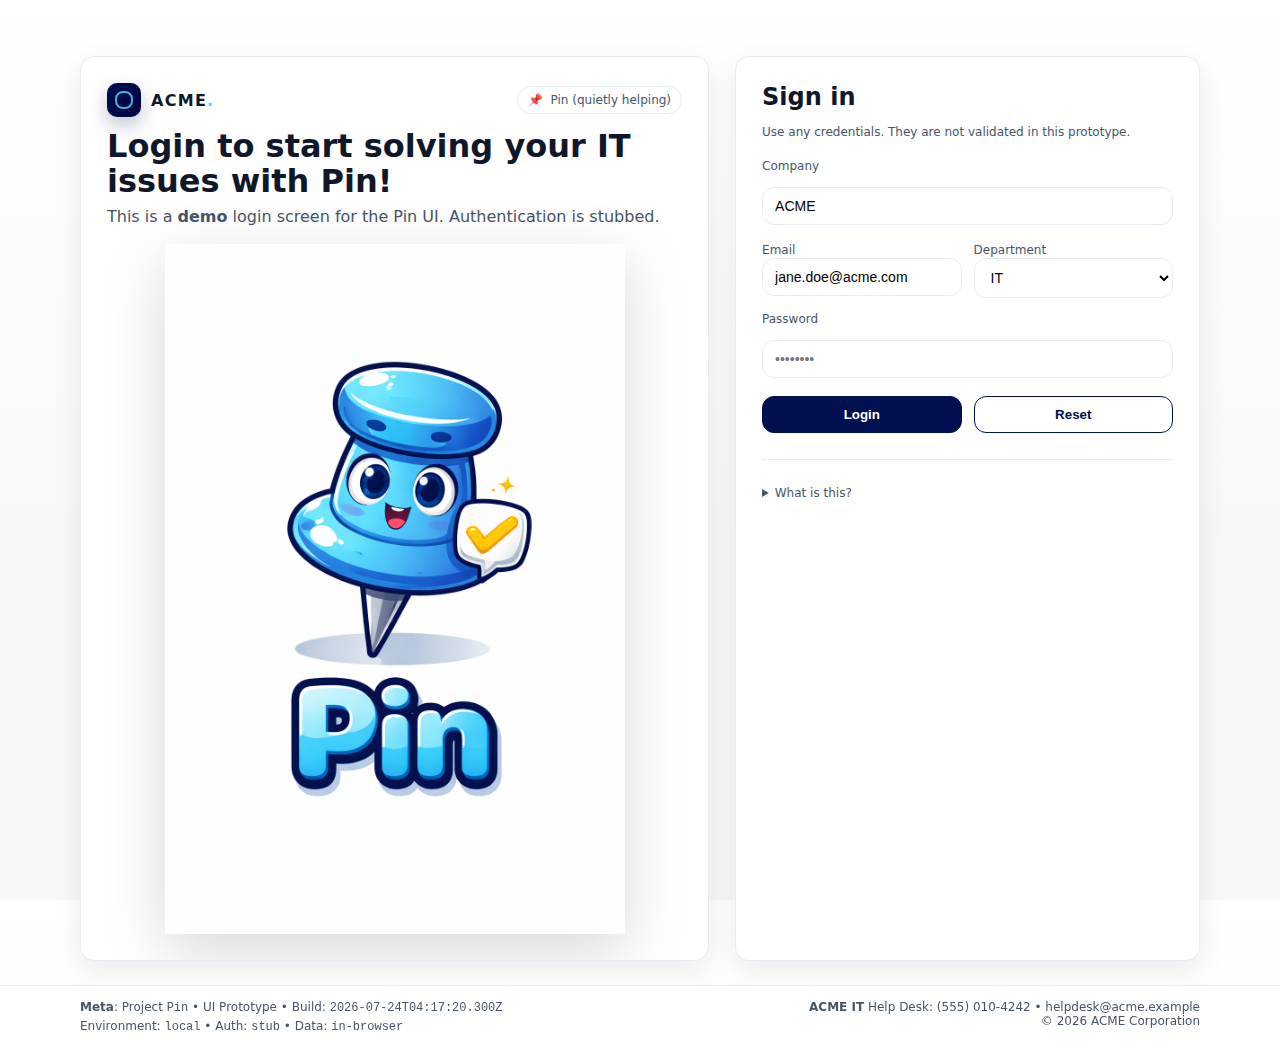
<file: index.html>
<!doctype html>
<html lang="en">
<head>
  <meta charset="utf-8" />
  <meta name="viewport" content="width=device-width,initial-scale=1" />
  <title>ACME IT Helpdesk — Login</title>
  <meta name="description" content="Login to start solving your IT issues with Pin." />
  <link rel="icon" href="./assets/pin-noticket.png" />
  <link rel="stylesheet" href="./styles.css" />
</head>
<body>
  <div class="login-wrap">
    <main class="login-hero">
      <div class="container">
        <div class="login-grid">
          <section class="card mascot-tile" aria-label="Welcome">
            <div class="mascot-caption">
              <div class="acme-logo" aria-label="ACME">
                <div class="acme-mark" aria-hidden="true"></div>
                <div class="acme-word">ACME<span>.</span></div>
              </div>
              <span class="badge">
                <span aria-hidden="true">📌</span>
                <span>Pin (quietly helping)</span>
              </span>
            </div>

            <h1 class="h1">Login to start solving your IT issues with Pin!</h1>
            <p class="sub">
              This is a <strong>demo</strong> login screen for the Pin UI. Authentication is stubbed.
            </p>

            <img src="./assets/pin-noticket.png" alt="Pin mascot (no ticket)" />
          </section>

          <section class="card login-form" aria-label="Login form">
            <h2 style="margin:0">Sign in</h2>
            <p class="small" style="margin:0 0 6px">Use any credentials. They are not validated in this prototype.</p>

            <label class="small" for="company">Company</label>
            <input id="company" class="input" value="ACME" autocomplete="organization" />

            <div class="form-row">
              <div>
                <label class="small" for="email">Email</label>
                <input id="email" class="input" placeholder="jane.doe@acme.com" autocomplete="username" />
              </div>
              <div>
                <label class="small" for="dept">Department</label>
                <select id="dept">
                  <option>IT</option>
                  <option>Accounting</option>
                  <option>Customer Service</option>
                  <option>Manufacturing</option>
                  <option>Other</option>
                </select>
              </div>
            </div>

            <label class="small" for="password">Password</label>
            <input id="password" class="input" type="password" placeholder="••••••••" autocomplete="current-password" />

            <div class="form-row" style="margin-top:4px">
              <button id="loginBtn" class="btn" type="button">Login</button>
              <button id="resetBtn" class="btn secondary" type="button">Reset</button>
            </div>

            <div class="hr"></div>

            <details class="small">
              <summary>What is this?</summary>
              <p style="margin:10px 0 0">
                Pin is a Tier-0/Tier-1 assistant. If it can't solve your issue from known documentation,
                it collects the right details and generates a ticket payload for your help desk.
              </p>
            </details>
          </section>
        </div>
      </div>
    </main>

    <footer>
      <div class="container footer-inner">
        <div class="footer-left">
          <div class="small"><strong>Meta</strong>: Project <span class="mono">Pin</span> • UI Prototype • Build: <span class="mono" id="buildDate"></span></div>
          <div class="small">Environment: <span class="mono">local</span> • Auth: <span class="mono">stub</span> • Data: <span class="mono">in-browser</span></div>
        </div>
        <div class="footer-right">
          <div class="small"><strong>ACME IT</strong> Help Desk: (555) 010-4242 • helpdesk@acme.example</div>
          <div class="small">© <span id="year"></span> ACME Corporation</div>
        </div>
      </div>
    </footer>
  </div>

  <script src="./login.js"></script>
</body>
</html>
</file>
<file: styles.css>
/* Pin UI (ACME branded) - Mascot-driven palette
   Extracted from pin-noticket.png / pin-ticket.png
   Primary: Navy, Secondary: Cyan, Accent: Red
*/

:root{
  --pin-navy-900:#000040;
  --pin-navy-800:#001050;
  --pin-navy-700:#002060;
  --pin-cyan-500:#50d0f0;
  --pin-cyan-400:#60c0f0;
  --pin-cyan-300:#70d0f0;
  --pin-red-500:#f03030;

  --bg:#f6f8fb;
  --surface:#ffffff;
  --border:#e6ecf2;
  --text:#0f172a;
  --muted:#475569;

  --shadow:0 10px 30px rgba(0,0,0,.08);
  --radius:14px;
  --radius-sm:10px;
  --focus:0 0 0 4px rgba(80,208,240,.35);
  --font: ui-sans-serif, system-ui, -apple-system, Segoe UI, Roboto, Helvetica, Arial, "Apple Color Emoji","Segoe UI Emoji";
  --mono: ui-monospace, SFMono-Regular, Menlo, Monaco, Consolas, "Liberation Mono", "Courier New", monospace;
}

*{box-sizing:border-box}
html,body{height:100%}
body{
  margin:0;
  font-family:var(--font);
  color:var(--text);
  background:linear-gradient(180deg, #ffffff 0%, var(--bg) 60%);
}

/* Utilities */
.container{width:min(1120px, 92vw); margin:0 auto}
.card{
  background:var(--surface);
  border:1px solid var(--border);
  border-radius:var(--radius);
  box-shadow:var(--shadow);
}
.btn{
  appearance:none;
  border:1px solid var(--pin-navy-800);
  background:var(--pin-navy-800);
  color:white;
  padding:10px 14px;
  border-radius:12px;
  font-weight:650;
  cursor:pointer;
  transition:transform .06s ease, opacity .15s ease;
}
.btn:hover{opacity:.95}
.btn:active{transform:translateY(1px)}
.btn.secondary{
  background:white;
  color:var(--pin-navy-800);
}
.btn.danger{
  border-color:var(--pin-red-500);
  background:var(--pin-red-500);
}
.input, select{
  width:100%;
  padding:10px 12px;
  border:1px solid var(--border);
  border-radius:12px;
  background:white;
  font-size:14px;
}
.input:focus, select:focus, textarea:focus, button:focus{
  outline:none;
  box-shadow:var(--focus);
  border-color:rgba(80,208,240,.65);
}
.small{font-size:12px;color:var(--muted)}
.mono{font-family:var(--mono)}
.badge{
  display:inline-flex;
  align-items:center;
  gap:8px;
  padding:6px 10px;
  border:1px solid var(--border);
  border-radius:999px;
  background:#fff;
  color:var(--muted);
  font-size:12px;
}

/* ACME Logo (simple) */
.acme-logo{
  display:flex;
  align-items:center;
  gap:10px;
  user-select:none;
}
.acme-mark{
  width:34px;height:34px;border-radius:10px;
  background:linear-gradient(135deg, var(--pin-navy-800), var(--pin-navy-900));
  position:relative;
  box-shadow:0 8px 20px rgba(0,16,80,.25);
}
.acme-mark:after{
  content:"";
  position:absolute;
  inset:8px;
  border-radius:8px;
  border:2px solid rgba(80,208,240,.85);
}
.acme-word{
  font-weight:900;
  letter-spacing:.08em;
}
.acme-word span{color:var(--pin-cyan-500)}

/* Footer */
footer{
  border-top:1px solid var(--border);
  background:rgba(255,255,255,.75);
  backdrop-filter: blur(10px);
}
.footer-inner{
  display:flex;
  justify-content:space-between;
  gap:18px;
  padding:14px 0;
  align-items:flex-start;
}
.footer-left{display:flex;flex-direction:column;gap:4px}
.footer-right{text-align:right}

/* Login */
.login-wrap{
  min-height:100%;
  display:grid;
  grid-template-rows: 1fr auto;
}
.login-hero{
  padding:56px 0 24px;
}
.login-grid{
  display:grid;
  grid-template-columns: 1.15fr .85fr;
  gap:26px;
  align-items:stretch;
}
@media (max-width: 920px){
  .login-grid{grid-template-columns:1fr}
}
.mascot-tile{
  padding:26px;
  overflow:hidden;
  position:relative;
}
.mascot-tile img{
  width:min(460px, 80%);
  height:auto;
  display:block;
  margin: 14px auto 0;
  filter: drop-shadow(0 18px 30px rgba(0,0,0,.15));
}
.mascot-caption{
  display:flex;
  align-items:center;
  justify-content:space-between;
  gap:16px;
}
    .mascot-caption .pin-logo img {
        width: 50px !important;
        max-width: 50px !important;
        height: auto !important;
        margin: 0 !important;
        filter: none !important;
        display: inline-block !important;
    }
.login-form{
  padding:26px;
  display:flex;
  flex-direction:column;
  gap:14px;
}
.form-row{display:flex; gap:12px}
.form-row > *{flex:1}
.h1{
  font-size:32px;
  line-height:1.1;
  margin: 12px 0 8px;
}
.sub{
  color:var(--muted);
  margin:0 0 18px;
}
/* PIN Logo (icon-sized) */
.pin-logo {
    display: flex;
    align-items: center;
    gap: 6px;
    user-select: none;
}

    .pin-logo img {
        width: 50px; /* icon size */
        height: auto;
        flex-shrink: 0;
    }

.pin-word {
    font-weight: 800;
    letter-spacing: .14em;
    font-size: 14px;
}

/* App layout */
.app{
  height:100%;
  display:grid;
  grid-template-rows: 56px 1fr 52px;
}
.header{
  position:sticky;
  top:0;
  z-index:10;
  background:rgba(255,255,255,.85);
  backdrop-filter: blur(10px);
  border-bottom:1px solid var(--border);
}
.header-inner{
  height:56px;
  display:flex;
  align-items:center;
  justify-content:space-between;
  gap:16px;
}
.header-right{display:flex; gap:10px; align-items:center}

.shell{
  display:grid;
  grid-template-columns: 270px 1fr;
  gap:16px;
  padding:16px 0;
}
@media (max-width: 920px){
  .shell{grid-template-columns:1fr}
}
.sidebar{
  padding:12px;
  height:calc(100vh - 56px - 52px - 32px);
  position:sticky;
  top:72px;
  align-self:start;
}
.nav{
  display:flex;
  flex-direction:column;
  gap:6px;
}
.nav button{
  width:100%;
  text-align:left;
  padding:10px 10px;
  border-radius:12px;
  border:1px solid transparent;
  background:transparent;
  cursor:pointer;
  color:var(--text);
  display:flex;
  align-items:center;
  justify-content:space-between;
  gap:10px;
}
.nav button:hover{background:#f2f7fd}
.nav button.active{
  background:rgba(80,208,240,.18);
  border-color:rgba(0,16,80,.12);
}
.nav .count{
  font-size:12px;
  color:var(--muted);
  border:1px solid var(--border);
  padding:2px 8px;
  border-radius:999px;
  background:white;
}
.sidebar-section-title{
  margin:14px 8px 6px;
  font-size:12px;
  color:var(--muted);
  font-weight:800;
  letter-spacing:.08em;
  text-transform:uppercase;
}

.main{
  padding:16px;
  min-height:calc(100vh - 56px - 52px - 32px);
}
.main-grid{
  display:grid;
  grid-template-columns: 2.2fr 0.8fr; /* wider chat, smaller context */
  gap:16px;
}
@media (max-width: 1100px){
  .main-grid{grid-template-columns:1fr}
}
.panel{padding:14px}
.panel h2{margin:0 0 8px}
.panel h3{margin:0 0 10px;font-size:14px;color:var(--muted);font-weight:800;letter-spacing:.04em}
.hr{border-top:1px solid var(--border); margin:12px 0}

.chat{
  display:flex;
  flex-direction:column;
  gap:10px;
  height:calc(100vh - 56px - 52px - 32px - 170px);
  min-height:520px;
}
.chat-log{
  flex:1;
  padding:12px;
  border:1px solid var(--border);
  border-radius:12px;
  background:linear-gradient(180deg,#fff 0%, #fbfdff 100%);
  overflow:auto;
}
.msg{
  max-width: 78%;
  padding:10px 12px;
  border-radius:14px;
  border:1px solid var(--border);
  margin:8px 0;
  box-shadow: 0 10px 18px rgba(0,0,0,.04);
}
.msg.user{
  margin-left:auto;
  background:rgba(80,208,240,.14);
  border-color:rgba(80,208,240,.35);
}
.msg.bot{
  background:white;
  border-color:rgba(0,16,80,.15);
}
.msg .meta{font-size:11px;color:var(--muted);margin-top:6px}
.chat-input{
  display:flex;
  gap:10px;
}
.chat-input textarea{
  flex:1;
  resize:none;
  height:44px;
  padding:10px 12px;
  border-radius:12px;
  border:1px solid var(--border);
  font-family:var(--font);
  font-size:14px;
}
.kpi{
  display:flex;
  flex-direction:column;
  gap:10px;
}
.kpi .item{
  padding:10px 12px;
  border:1px solid var(--border);
  border-radius:12px;
  background:white;
}
.kpi .label{font-size:12px;color:var(--muted);font-weight:800;text-transform:uppercase;letter-spacing:.08em}
.kpi .value{font-size:14px;margin-top:4px}
/* Improve chat message readability */
.msg-text{
  white-space: pre-wrap;   /* keeps line breaks */
  word-break: break-word;  /* prevents overflow */
  line-height: 1.35;
}
</file>
